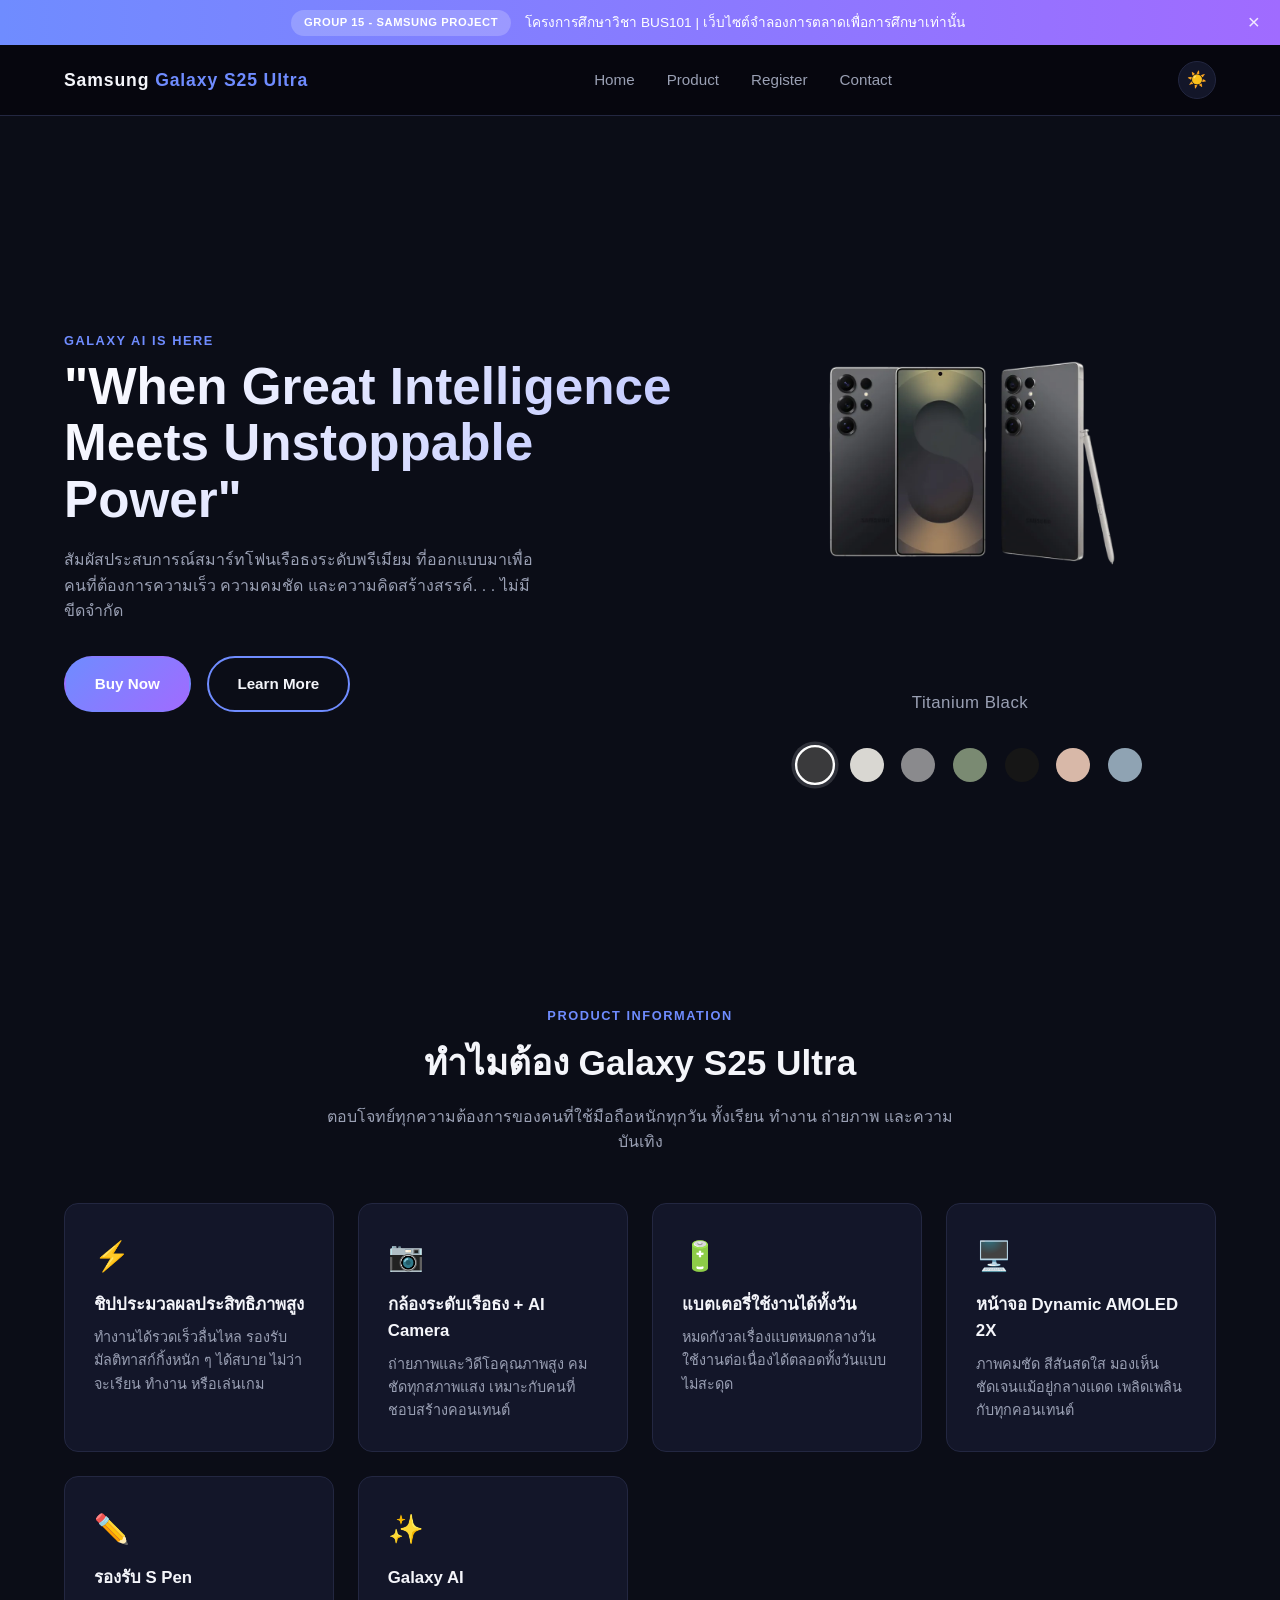
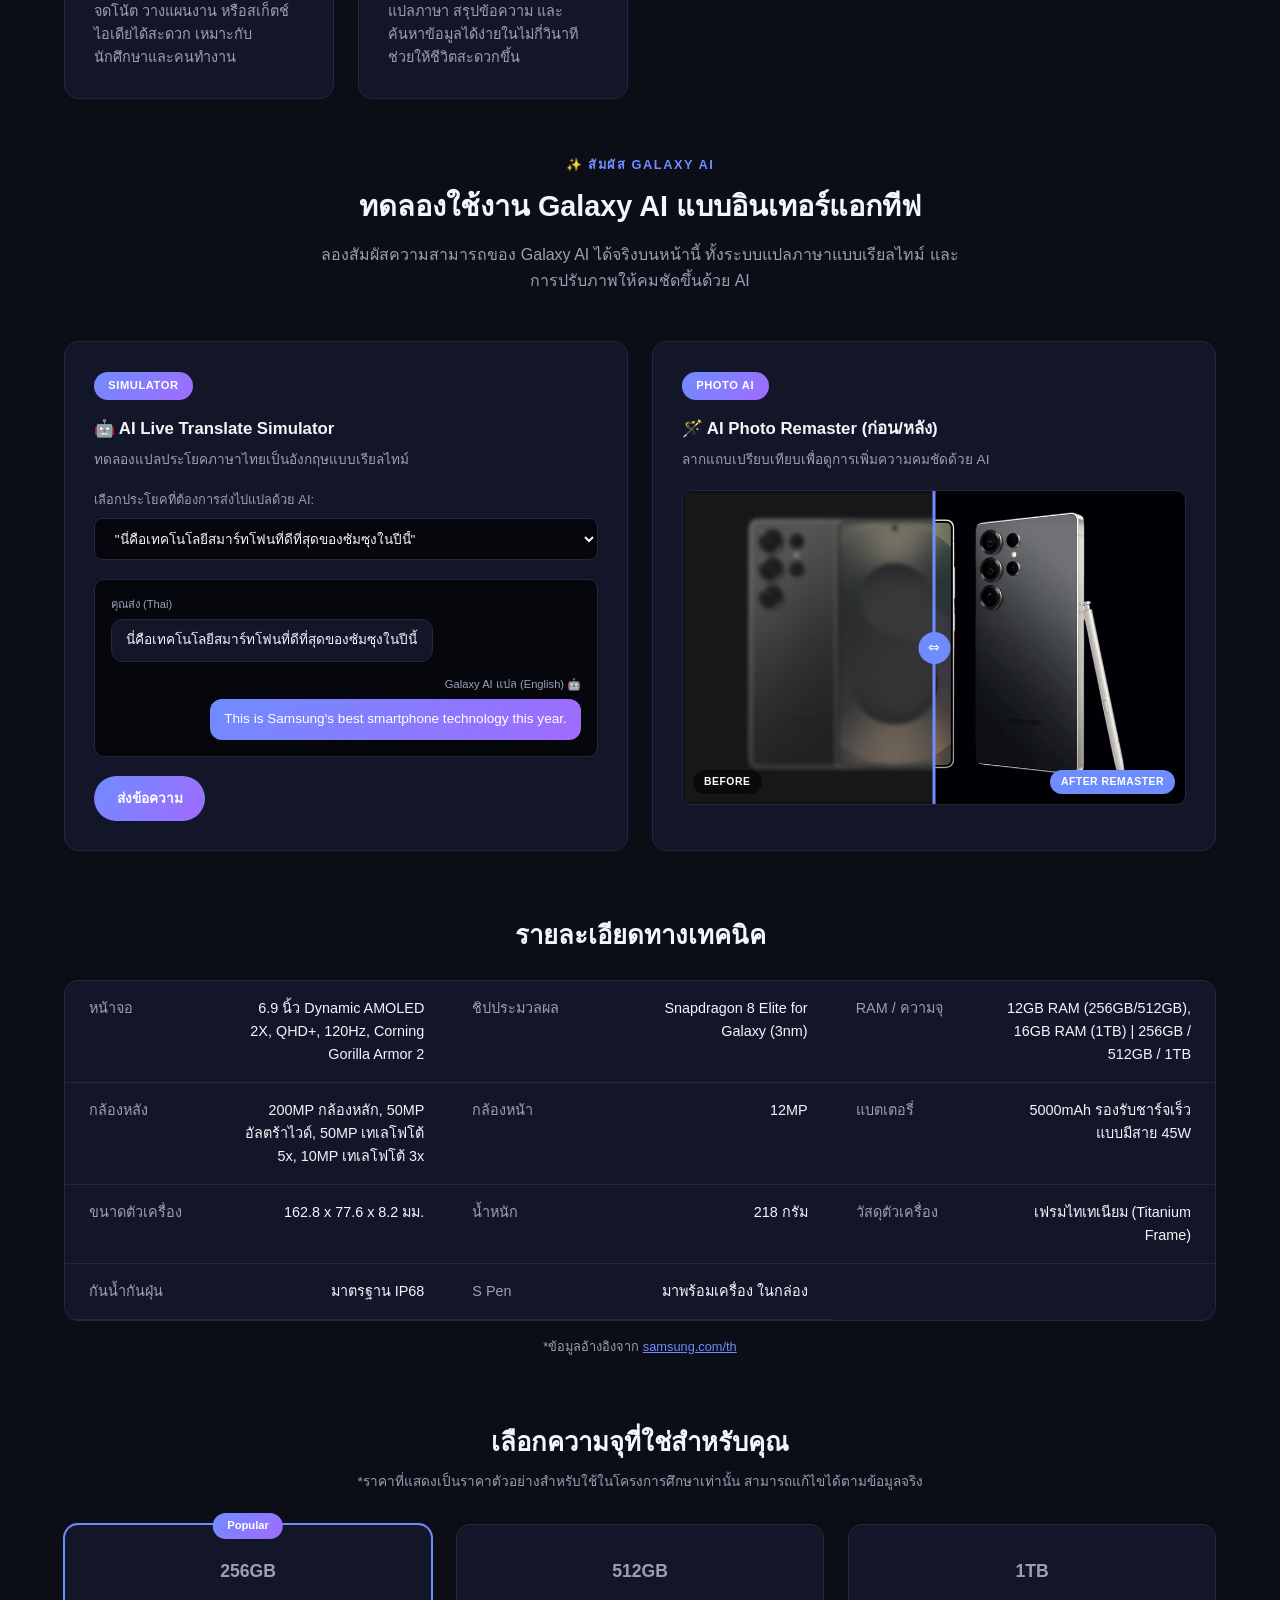
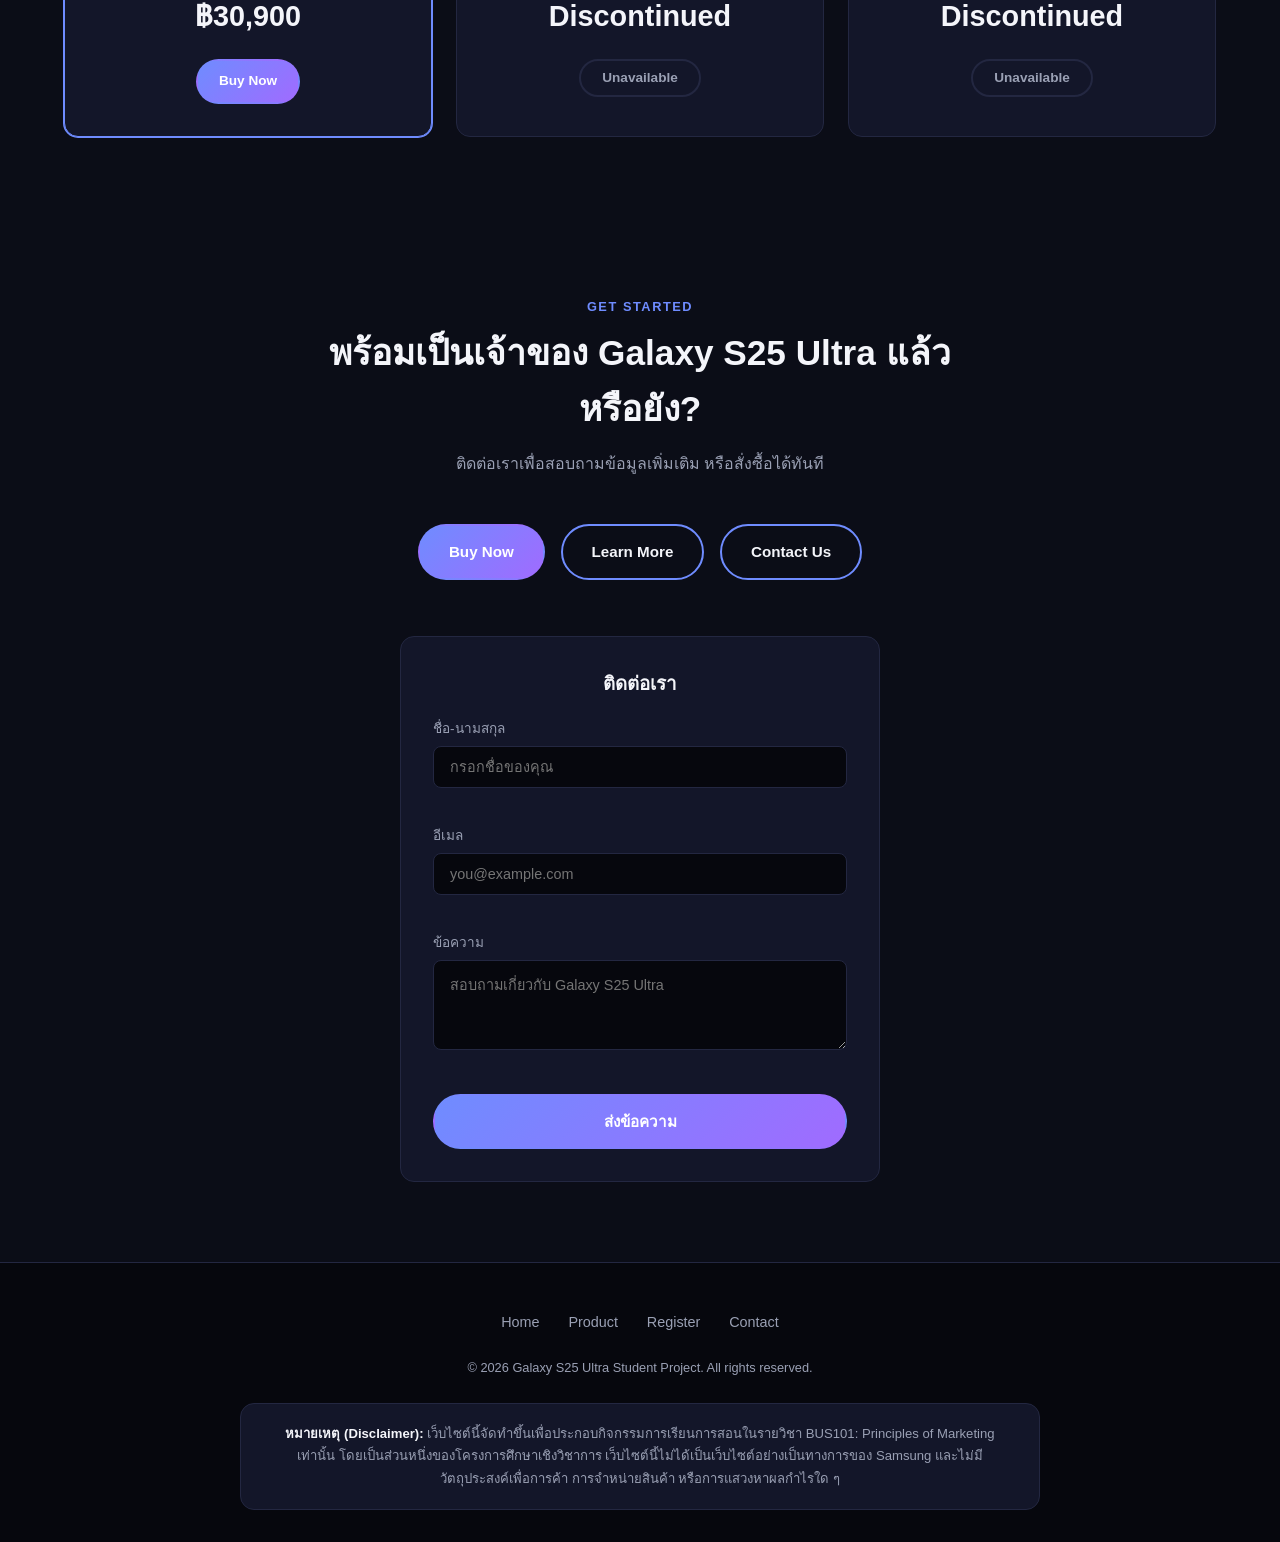
<file: index.html>
<!DOCTYPE html>
<html lang="th">
<head>
<meta charset="UTF-8">
<meta name="viewport" content="width=device-width, initial-scale=1.0">
<title>Samsung Galaxy S25 Ultra</title>
<link rel="stylesheet" href="style.css">
</head>
<body>

<div class="announcement-bar" id="announcementBar">
  <span class="announcement-badge">Group 15 - Samsung Project</span>
  <p class="announcement-text">โครงการศึกษาวิชา BUS101 | เว็บไซต์จำลองการตลาดเพื่อการศึกษาเท่านั้น</p>
  <button class="announcement-close" id="announcementClose" aria-label="ปิดแบนเนอร์">×</button>
</div>

<header class="site-header">
  <nav class="navbar">
    <a href="#home" class="logo">Samsung <span>Galaxy S25 Ultra</span></a>
    <div class="nav-right">
      <button class="theme-toggle" id="themeToggle" aria-label="สลับธีมสว่าง/มืด">☀️</button>
      <button class="nav-toggle" id="navToggle" aria-label="เปิดเมนู">
        <span></span><span></span><span></span>
      </button>
    </div>
    <ul class="nav-links" id="navLinks">
      <li><a href="#home">Home</a></li>
      <li><a href="#product">Product</a></li>
      <li><a href="register.html">Register</a></li>
      <li><a href="#cta">Contact</a></li>
    </ul>
  </nav>
</header>

<main>

  <!-- HOME / HERO -->
  <section id="home" class="hero">
    <div class="hero-content">
      <p class="eyebrow">Galaxy AI is here</p>
      <h1>"When Great Intelligence Meets Unstoppable Power"</h1>
      <p class="subtitle">สัมผัสประสบการณ์สมาร์ทโฟนเรือธงระดับพรีเมียม ที่ออกแบบมาเพื่อคนที่ต้องการความเร็ว ความคมชัด และความคิดสร้างสรรค์. . . ไม่มีขีดจำกัด</p>
      <div class="hero-buttons">
        <a href="https://www.samsung.com/th/smartphones/galaxy-s25-ultra/buy/" class="btn btn-primary" target="_blank" rel="noopener noreferrer">Buy Now</a>
        <a href="#product" class="btn btn-outline">Learn More</a>
      </div>
    </div>
    <div class="hero-image">
      <div class="product-stage">
        <img id="productImage" class="product-image" src="" alt="Galaxy S25 Ultra">
        <p id="colorName" class="color-name"></p>
      </div>
      <div class="color-palette" id="colorPalette"></div>
    </div>
  </section>

  <!-- PRODUCT INFORMATION -->
  <section id="product" class="product-section">
    <div class="section-heading">
      <p class="eyebrow">Product Information</p>
      <h2>ทำไมต้อง Galaxy S25 Ultra</h2>
      <p class="section-desc">ตอบโจทย์ทุกความต้องการของคนที่ใช้มือถือหนักทุกวัน ทั้งเรียน ทำงาน ถ่ายภาพ และความบันเทิง</p>
    </div>

    <div class="feature-grid">
      <div class="feature-card">
        <div class="feature-icon">⚡</div>
        <h3>ชิปประมวลผลประสิทธิภาพสูง</h3>
        <p>ทำงานได้รวดเร็วลื่นไหล รองรับมัลติทาสก์กิ้งหนัก ๆ ได้สบาย ไม่ว่าจะเรียน ทำงาน หรือเล่นเกม</p>
      </div>
      <div class="feature-card">
        <div class="feature-icon">📷</div>
        <h3>กล้องระดับเรือธง + AI Camera</h3>
        <p>ถ่ายภาพและวิดีโอคุณภาพสูง คมชัดทุกสภาพแสง เหมาะกับคนที่ชอบสร้างคอนเทนต์</p>
      </div>
      <div class="feature-card">
        <div class="feature-icon">🔋</div>
        <h3>แบตเตอรี่ใช้งานได้ทั้งวัน</h3>
        <p>หมดกังวลเรื่องแบตหมดกลางวัน ใช้งานต่อเนื่องได้ตลอดทั้งวันแบบไม่สะดุด</p>
      </div>
      <div class="feature-card">
        <div class="feature-icon">🖥️</div>
        <h3>หน้าจอ Dynamic AMOLED 2X</h3>
        <p>ภาพคมชัด สีสันสดใส มองเห็นชัดเจนแม้อยู่กลางแดด เพลิดเพลินกับทุกคอนเทนต์</p>
      </div>
      <div class="feature-card">
        <div class="feature-icon">✏️</div>
        <h3>รองรับ S Pen</h3>
        <p>จดโน้ต วางแผนงาน หรือสเก็ตช์ไอเดียได้สะดวก เหมาะกับนักศึกษาและคนทำงาน</p>
      </div>
      <div class="feature-card">
        <div class="feature-icon">✨</div>
        <h3>Galaxy AI</h3>
        <p>แปลภาษา สรุปข้อความ และค้นหาข้อมูลได้ง่ายในไม่กี่วินาที ช่วยให้ชีวิตสะดวกขึ้น</p>
      </div>
    </div>

    <!-- GALAXY AI DEMO -->
    <div class="ai-demo">
      <div class="section-heading">
        <p class="eyebrow">✨ สัมผัส Galaxy AI</p>
        <h3>ทดลองใช้งาน Galaxy AI แบบอินเทอร์แอกทีฟ</h3>
        <p class="section-desc">ลองสัมผัสความสามารถของ Galaxy AI ได้จริงบนหน้านี้ ทั้งระบบแปลภาษาแบบเรียลไทม์ และการปรับภาพให้คมชัดขึ้นด้วย AI</p>
      </div>

      <div class="ai-demo-grid">
        <!-- AI Live Translate Simulator -->
        <div class="ai-demo-card">
          <span class="demo-badge">Simulator</span>
          <h4>🤖 AI Live Translate Simulator</h4>
          <p class="demo-desc">ทดลองแปลประโยคภาษาไทยเป็นอังกฤษแบบเรียลไทม์</p>

          <label for="translateSelect" class="demo-label">เลือกประโยคที่ต้องการส่งไปแปลด้วย AI:</label>
          <select id="translateSelect" class="demo-select">
            <option value="0">"นี่คือเทคโนโลยีสมาร์ทโฟนที่ดีที่สุดของซัมซุงในปีนี้"</option>
            <option value="1">"กล้อง AI ช่วยให้ถ่ายภาพกลางคืนคมชัดยิ่งขึ้น"</option>
            <option value="2">"แบตเตอรี่ใช้งานได้ยาวนานตลอดทั้งวัน"</option>
            <option value="3">"Galaxy AI ช่วยแปลภาษาได้แบบเรียลไทม์"</option>
          </select>

          <div class="chat-window" id="chatWindow"></div>

          <button type="button" id="translateBtn" class="btn btn-primary btn-small">ส่งข้อความ</button>
        </div>

        <!-- AI Photo Remaster -->
        <div class="ai-demo-card">
          <span class="demo-badge">Photo AI</span>
          <h4>🪄 AI Photo Remaster (ก่อน/หลัง)</h4>
          <p class="demo-desc">ลากแถบเปรียบเทียบเพื่อดูการเพิ่มความคมชัดด้วย AI</p>

          <div class="compare-slider" id="compareSlider">
            <div class="compare-layer compare-after">
              <img src="assets/colors/titanium-black.png" alt="After AI Remaster">
              <span class="compare-tag tag-after">AFTER REMASTER</span>
            </div>
            <div class="compare-layer compare-before" id="compareBefore">
              <img src="assets/colors/titanium-black.png" alt="Before">
              <span class="compare-tag tag-before">BEFORE</span>
            </div>
            <div class="compare-handle" id="compareHandle"></div>
          </div>
        </div>
      </div>
    </div>

    <!-- SPECIFICATIONS -->
    <div class="specs">
      <h3>รายละเอียดทางเทคนิค</h3>
      <div class="spec-grid">
        <div class="spec-item">
          <span class="spec-label">หน้าจอ</span>
          <span class="spec-value">6.9 นิ้ว Dynamic AMOLED 2X, QHD+, 120Hz, Corning Gorilla Armor 2</span>
        </div>
        <div class="spec-item">
          <span class="spec-label">ชิปประมวลผล</span>
          <span class="spec-value">Snapdragon 8 Elite for Galaxy (3nm)</span>
        </div>
        <div class="spec-item">
          <span class="spec-label">RAM / ความจุ</span>
          <span class="spec-value">12GB RAM (256GB/512GB), 16GB RAM (1TB) | 256GB / 512GB / 1TB</span>
        </div>
        <div class="spec-item">
          <span class="spec-label">กล้องหลัง</span>
          <span class="spec-value">200MP กล้องหลัก, 50MP อัลตร้าไวด์, 50MP เทเลโฟโต้ 5x, 10MP เทเลโฟโต้ 3x</span>
        </div>
        <div class="spec-item">
          <span class="spec-label">กล้องหน้า</span>
          <span class="spec-value">12MP</span>
        </div>
        <div class="spec-item">
          <span class="spec-label">แบตเตอรี่</span>
          <span class="spec-value">5000mAh รองรับชาร์จเร็วแบบมีสาย 45W</span>
        </div>
        <div class="spec-item">
          <span class="spec-label">ขนาดตัวเครื่อง</span>
          <span class="spec-value">162.8 x 77.6 x 8.2 มม.</span>
        </div>
        <div class="spec-item">
          <span class="spec-label">น้ำหนัก</span>
          <span class="spec-value">218 กรัม</span>
        </div>
        <div class="spec-item">
          <span class="spec-label">วัสดุตัวเครื่อง</span>
          <span class="spec-value">เฟรมไทเทเนียม (Titanium Frame)</span>
        </div>
        <div class="spec-item">
          <span class="spec-label">กันน้ำกันฝุ่น</span>
          <span class="spec-value">มาตรฐาน IP68</span>
        </div>
        <div class="spec-item">
          <span class="spec-label">S Pen</span>
          <span class="spec-value">มาพร้อมเครื่อง ในกล่อง</span>
        </div>
      </div>
      <p class="spec-source">*ข้อมูลอ้างอิงจาก <a href="https://www.samsung.com/th/smartphones/galaxy-s25-ultra/" target="_blank" rel="noopener noreferrer">samsung.com/th</a></p>
    </div>

    <!-- PRICING -->
    <div class="pricing">
      <h3>เลือกความจุที่ใช่สำหรับคุณ</h3>
      <p class="price-note">*ราคาที่แสดงเป็นราคาตัวอย่างสำหรับใช้ในโครงการศึกษาเท่านั้น สามารถแก้ไขได้ตามข้อมูลจริง</p>
      <div class="price-cards">
        <div class="price-card featured" data-storage="256GB" data-price="45,900">
          <p class="badge">Popular</p>
          <h4>256GB</h4>
          <p class="price">฿30,900</p>
          <a href="https://www.samsung.com/th/smartphones/galaxy-s25-ultra/buy/" class="btn btn-primary btn-small" target="_blank" rel="noopener noreferrer">Buy Now</a>
        </div>
        <div class="price-card" data-storage="512GB" data-price="49,900">
          <h4>512GB</h4>
          <p class="price">Discontinued</p>
          <button type="button" class="btn btn-disabled btn-small" disabled>Unavailable</button>
        </div>
        <div class="price-card" data-storage="1TB" data-price="56,900">
          <h4>1TB</h4>
          <p class="price">Discontinued</p>
          <button type="button" class="btn btn-disabled btn-small" disabled>Unavailable</button>
        </div>
      </div>
    </div>
  </section>

  <!-- CALL TO ACTION -->
  <section id="cta" class="cta-section">
    <div class="section-heading">
      <p class="eyebrow">Get Started</p>
      <h2>พร้อมเป็นเจ้าของ Galaxy S25 Ultra แล้วหรือยัง?</h2>
      <p class="section-desc">ติดต่อเราเพื่อสอบถามข้อมูลเพิ่มเติม หรือสั่งซื้อได้ทันที</p>
    </div>

    <div class="cta-buttons">
      <a href="https://www.samsung.com/th/smartphones/galaxy-s25-ultra/buy/" class="btn btn-primary" target="_blank" rel="noopener noreferrer">Buy Now</a>
      <a href="#product" class="btn btn-outline">Learn More</a>
      <a href="#contactForm" class="btn btn-outline">Contact Us</a>
    </div>

    <form id="contactForm" class="contact-form">
      <h3>ติดต่อเรา</h3>
      <div class="form-group">
        <label for="name">ชื่อ-นามสกุล</label>
        <input type="text" id="name" name="name" required placeholder="กรอกชื่อของคุณ">
        <span class="error-msg" id="nameError"></span>
      </div>
      <div class="form-group">
        <label for="email">อีเมล</label>
        <input type="email" id="email" name="email" required placeholder="you@example.com">
        <span class="error-msg" id="emailError"></span>
      </div>
      <div class="form-group">
        <label for="message">ข้อความ</label>
        <textarea id="message" name="message" rows="4" required placeholder="สอบถามเกี่ยวกับ Galaxy S25 Ultra"></textarea>
        <span class="error-msg" id="messageError"></span>
      </div>
      <button type="submit" class="btn btn-primary">ส่งข้อความ</button>
      <p class="form-success" id="formSuccess">ขอบคุณสำหรับข้อความของคุณ! (นี่คือฟอร์มตัวอย่างสำหรับโครงการศึกษา)</p>
    </form>
  </section>

</main>

<footer class="site-footer">
  <div class="footer-nav">
    <a href="#home">Home</a>
    <a href="#product">Product</a>
    <a href="register.html">Register</a>
    <a href="#cta">Contact</a>
  </div>
  <p class="copyright">&copy; 2026 Galaxy S25 Ultra Student Project. All rights reserved.</p>
  <div class="disclaimer">
    <p><strong>หมายเหตุ (Disclaimer):</strong> เว็บไซต์นี้จัดทำขึ้นเพื่อประกอบกิจกรรมการเรียนการสอนในรายวิชา BUS101: Principles of Marketing เท่านั้น โดยเป็นส่วนหนึ่งของโครงการศึกษาเชิงวิชาการ เว็บไซต์นี้ไม่ได้เป็นเว็บไซต์อย่างเป็นทางการของ Samsung และไม่มีวัตถุประสงค์เพื่อการค้า การจำหน่ายสินค้า หรือการแสวงหาผลกำไรใด ๆ</p>
  </div>
</footer>

<script src="nav.js"></script>
<script src="script.js"></script>
</body>
</html>
</file>
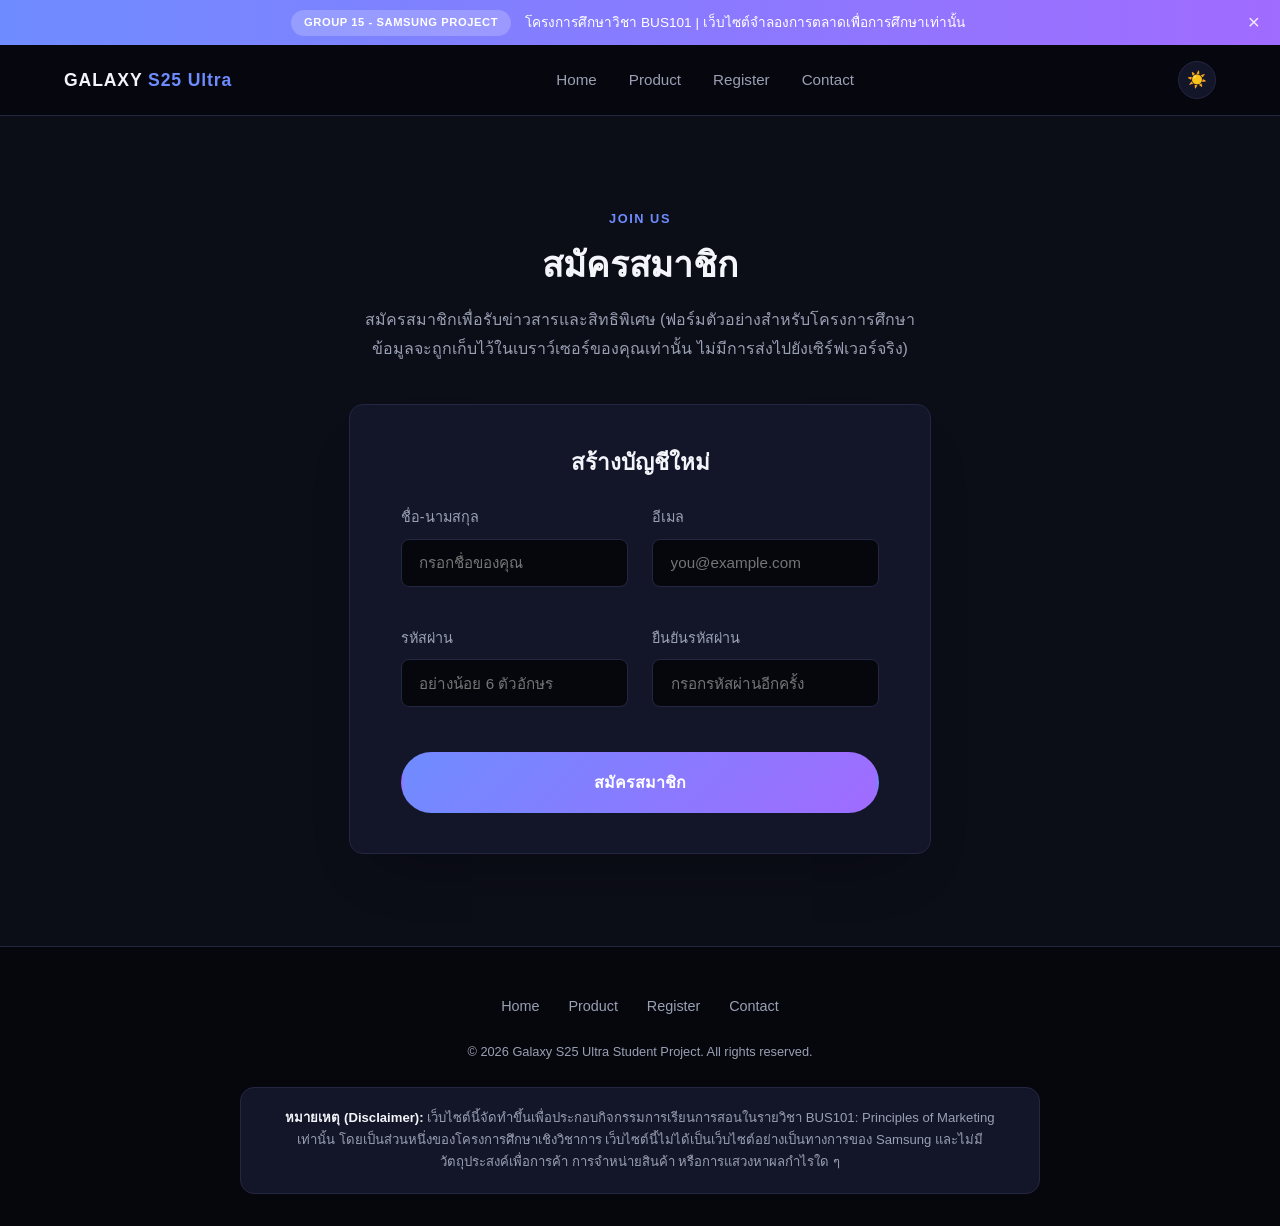
<file: register.html>
<!DOCTYPE html>
<html lang="th">
<head>
<meta charset="UTF-8">
<meta name="viewport" content="width=device-width, initial-scale=1.0">
<title>สมัครสมาชิก | Samsung Galaxy S25 Ultra</title>
<link rel="stylesheet" href="style.css">
</head>
<body>

<div class="announcement-bar" id="announcementBar">
  <span class="announcement-badge">Group 15 - Samsung Project</span>
  <p class="announcement-text">โครงการศึกษาวิชา BUS101 | เว็บไซต์จำลองการตลาดเพื่อการศึกษาเท่านั้น</p>
  <button class="announcement-close" id="announcementClose" aria-label="ปิดแบนเนอร์">×</button>
</div>

<header class="site-header">
  <nav class="navbar">
    <a href="index.html#home" class="logo">GALAXY <span>S25 Ultra</span></a>
    <div class="nav-right">
      <button class="theme-toggle" id="themeToggle" aria-label="สลับธีมสว่าง/มืด">☀️</button>
      <button class="nav-toggle" id="navToggle" aria-label="เปิดเมนู">
        <span></span><span></span><span></span>
      </button>
    </div>
    <ul class="nav-links" id="navLinks">
      <li><a href="index.html#home">Home</a></li>
      <li><a href="index.html#product">Product</a></li>
      <li><a href="register.html">Register</a></li>
      <li><a href="index.html#cta">Contact</a></li>
    </ul>
  </nav>
</header>

<main>

  <!-- REGISTER -->
  <section id="register" class="register-section register-page">
    <div class="section-heading">
      <p class="eyebrow">Join Us</p>
      <h2>สมัครสมาชิก</h2>
      <p class="section-desc">สมัครสมาชิกเพื่อรับข่าวสารและสิทธิพิเศษ (ฟอร์มตัวอย่างสำหรับโครงการศึกษา ข้อมูลจะถูกเก็บไว้ในเบราว์เซอร์ของคุณเท่านั้น ไม่มีการส่งไปยังเซิร์ฟเวอร์จริง)</p>
    </div>

    <form id="registerForm" class="contact-form">
      <h3>สร้างบัญชีใหม่</h3>
      <div class="form-row">
        <div class="form-group">
          <label for="regName">ชื่อ-นามสกุล</label>
          <input type="text" id="regName" name="regName" required placeholder="กรอกชื่อของคุณ">
          <span class="error-msg" id="regNameError"></span>
        </div>
        <div class="form-group">
          <label for="regEmail">อีเมล</label>
          <input type="email" id="regEmail" name="regEmail" required placeholder="you@example.com">
          <span class="error-msg" id="regEmailError"></span>
        </div>
      </div>
      <div class="form-row">
        <div class="form-group">
          <label for="regPassword">รหัสผ่าน</label>
          <input type="password" id="regPassword" name="regPassword" required placeholder="อย่างน้อย 6 ตัวอักษร">
          <span class="error-msg" id="regPasswordError"></span>
        </div>
        <div class="form-group">
          <label for="regConfirmPassword">ยืนยันรหัสผ่าน</label>
          <input type="password" id="regConfirmPassword" name="regConfirmPassword" required placeholder="กรอกรหัสผ่านอีกครั้ง">
          <span class="error-msg" id="regConfirmError"></span>
        </div>
      </div>
      <button type="submit" class="btn btn-primary">สมัครสมาชิก</button>
      <p class="form-success" id="registerSuccess">สมัครสมาชิกสำเร็จ! (ข้อมูลนี้เก็บไว้ในเบราว์เซอร์ของคุณเท่านั้น สำหรับตัวอย่างโครงการศึกษา)</p>
    </form>
  </section>

</main>

<footer class="site-footer">
  <div class="footer-nav">
    <a href="index.html#home">Home</a>
    <a href="index.html#product">Product</a>
    <a href="register.html">Register</a>
    <a href="index.html#cta">Contact</a>
  </div>
  <p class="copyright">&copy; 2026 Galaxy S25 Ultra Student Project. All rights reserved.</p>
  <div class="disclaimer">
    <p><strong>หมายเหตุ (Disclaimer):</strong> เว็บไซต์นี้จัดทำขึ้นเพื่อประกอบกิจกรรมการเรียนการสอนในรายวิชา BUS101: Principles of Marketing เท่านั้น โดยเป็นส่วนหนึ่งของโครงการศึกษาเชิงวิชาการ เว็บไซต์นี้ไม่ได้เป็นเว็บไซต์อย่างเป็นทางการของ Samsung และไม่มีวัตถุประสงค์เพื่อการค้า การจำหน่ายสินค้า หรือการแสวงหาผลกำไรใด ๆ</p>
  </div>
</footer>

<script src="nav.js"></script>
<script src="register.js"></script>
</body>
</html>
</file>
<file: style.css>
:root {
  --bg-dark: #0b0d17;
  --bg-darker: #06070d;
  --bg-card: #131629;
  --accent: #6f8cff;
  --accent-2: #a06bff;
  --text-light: #f4f5fa;
  --text-muted: #9aa0b4;
  --border: #232741;
  --radius: 14px;
  --header-bg: rgba(6, 7, 13, 0.85);
  --swatch-active: #ffffff;
  --hero-title-from: #ffffff;
  --hero-title-to: #b8c1ff;
}

:root[data-theme="light"] {
  --bg-dark: #f5f6fb;
  --bg-darker: #ffffff;
  --bg-card: #ffffff;
  --accent: #4f6bff;
  --accent-2: #8b5cf6;
  --text-light: #14152a;
  --text-muted: #5b5f74;
  --border: #e2e4ee;
  --header-bg: rgba(255, 255, 255, 0.85);
  --swatch-active: #14152a;
  --hero-title-from: #14152a;
  --hero-title-to: var(--accent);
}

* { box-sizing: border-box; margin: 0; padding: 0; }

html { scroll-behavior: smooth; }

body {
  font-family: "Segoe UI", "Noto Sans Thai", "Sarabun", Roboto, Arial, sans-serif;
  background: var(--bg-dark);
  color: var(--text-light);
  line-height: 1.6;
  transition: background 0.25s ease, color 0.25s ease;
}

img, .gallery-placeholder { max-width: 100%; }

a { color: inherit; text-decoration: none; }
ul { list-style: none; }

/* Announcement bar */
.announcement-bar {
  display: flex;
  align-items: center;
  justify-content: center;
  gap: 0.9rem;
  flex-wrap: wrap;
  padding: 0.6rem 2.5rem 0.6rem 1rem;
  background: linear-gradient(90deg, var(--accent), var(--accent-2));
  color: #fff;
  text-align: center;
  position: relative;
}
.announcement-badge {
  background: rgba(255, 255, 255, 0.2);
  font-size: 0.7rem;
  font-weight: 700;
  letter-spacing: 0.05em;
  text-transform: uppercase;
  padding: 0.25rem 0.8rem;
  border-radius: 999px;
  flex-shrink: 0;
}
.announcement-text { font-size: 0.85rem; }
.announcement-close {
  position: absolute;
  right: 0.75rem;
  top: 50%;
  transform: translateY(-50%);
  background: none;
  border: none;
  color: #fff;
  font-size: 1.3rem;
  line-height: 1;
  cursor: pointer;
  padding: 0.2rem 0.5rem;
  opacity: 0.85;
}
.announcement-close:hover { opacity: 1; }
.announcement-bar.hidden { display: none; }

.eyebrow {
  color: var(--accent);
  text-transform: uppercase;
  letter-spacing: 0.12em;
  font-size: 0.8rem;
  font-weight: 600;
  margin-bottom: 0.5rem;
}

/* Buttons */
.btn {
  display: inline-block;
  padding: 0.85rem 1.8rem;
  border-radius: 999px;
  font-weight: 600;
  font-size: 0.95rem;
  transition: transform 0.15s ease, opacity 0.15s ease;
  border: 2px solid transparent;
}
.btn:hover { transform: translateY(-2px); }
.btn-primary {
  background: linear-gradient(135deg, var(--accent), var(--accent-2));
  color: #fff;
}
.btn-outline {
  border-color: var(--accent);
  color: var(--text-light);
}
.btn-disabled {
  background: none;
  border-color: var(--border);
  color: var(--text-muted);
  font-family: inherit;
  cursor: not-allowed;
}
.btn-disabled:hover { transform: none; }
.btn-small { padding: 0.6rem 1.3rem; font-size: 0.85rem; }

/* Header / Nav */
.site-header {
  position: sticky;
  top: 0;
  z-index: 100;
  background: var(--header-bg);
  backdrop-filter: blur(10px);
  border-bottom: 1px solid var(--border);
  transition: background 0.25s ease, border-color 0.25s ease;
}
.navbar {
  max-width: 1200px;
  margin: 0 auto;
  display: flex;
  align-items: center;
  justify-content: space-between;
  padding: 1rem 1.5rem;
}
.logo {
  font-weight: 700;
  font-size: 1.1rem;
  letter-spacing: 0.05em;
  order: 1;
}
.logo span { color: var(--accent); }
.nav-links {
  display: flex;
  gap: 2rem;
  order: 2;
}
.nav-links a {
  font-size: 0.95rem;
  color: var(--text-muted);
}
.nav-links a:hover { color: var(--text-light); }

.nav-right {
  display: flex;
  align-items: center;
  gap: 0.75rem;
  order: 3;
}

.theme-toggle {
  width: 38px;
  height: 38px;
  border-radius: 50%;
  border: 1px solid var(--border);
  background: var(--bg-card);
  cursor: pointer;
  font-size: 1rem;
  line-height: 1;
  display: flex;
  align-items: center;
  justify-content: center;
  transition: transform 0.2s ease, border-color 0.2s ease;
}
.theme-toggle:hover { transform: scale(1.08); border-color: var(--accent); }

.nav-toggle {
  display: none;
  flex-direction: column;
  gap: 5px;
  background: none;
  border: none;
  cursor: pointer;
  padding: 0.4rem;
}
.nav-toggle span {
  width: 24px;
  height: 2px;
  background: var(--text-light);
  border-radius: 2px;
}

/* Register page (standalone) */
.register-page {
  min-height: calc(100vh - 70px);
  display: flex;
  flex-direction: column;
  justify-content: center;
  padding-top: 3rem;
  padding-bottom: 3rem;
}
.register-page .section-heading { max-width: 560px; margin-bottom: 2.5rem; }
.register-page .section-desc { font-size: 1rem; line-height: 1.8; }
.register-page .contact-form {
  max-width: 760px;
  padding: 2.5rem 3.2rem;
  box-shadow: 0 30px 60px -30px rgba(0, 0, 0, 0.25);
}
.register-page .contact-form h3 { font-size: 1.4rem; margin-bottom: 1.6rem; }
.register-page .form-row {
  display: grid;
  grid-template-columns: 1fr 1fr;
  gap: 1.5rem;
}
.register-page .form-group { margin-bottom: 1.4rem; }
.register-page .form-group label { font-size: 0.9rem; margin-bottom: 0.6rem; }
.register-page .form-group input { padding: 0.9rem 1.1rem; font-size: 0.95rem; }
.register-page .contact-form button { padding: 1rem 1.8rem; font-size: 1rem; margin-top: 0.3rem; }

@media (max-width: 560px) {
  .register-page .form-row { grid-template-columns: 1fr; }
}

/* Section shared */
main section {
  max-width: 1200px;
  margin: 0 auto;
  padding: 5rem 1.5rem;
}
.section-heading {
  text-align: center;
  max-width: 640px;
  margin: 0 auto 3rem;
}
.section-heading h2 { font-size: 2.2rem; margin-bottom: 0.8rem; }
.section-desc { color: var(--text-muted); }

/* Hero */
.hero {
  display: flex;
  align-items: center;
  gap: 3rem;
  min-height: 90vh;
  flex-wrap: wrap;
}
.hero-content { flex: 1 1 420px; }
.hero h1 {
  font-size: 3.2rem;
  line-height: 1.1;
  margin-bottom: 1.2rem;
  background: linear-gradient(135deg, var(--hero-title-from), var(--hero-title-to));
  -webkit-background-clip: text;
  background-clip: text;
  color: transparent;
}
.subtitle { color: var(--text-muted); margin-bottom: 2rem; max-width: 480px; }
.hero-buttons { display: flex; gap: 1rem; flex-wrap: wrap; }
.hero-image {
  flex: 1 1 300px;
  display: flex;
  flex-direction: column;
  align-items: center;
  gap: 1.5rem;
}

/* Feature grid */
.feature-grid {
  display: grid;
  grid-template-columns: repeat(auto-fit, minmax(260px, 1fr));
  gap: 1.5rem;
  margin-bottom: 3.5rem;
}
.feature-card {
  background: var(--bg-card);
  border: 1px solid var(--border);
  border-radius: var(--radius);
  padding: 1.8rem;
}
.feature-icon { font-size: 1.8rem; margin-bottom: 0.8rem; }
.feature-card h3 { font-size: 1.05rem; margin-bottom: 0.5rem; }
.feature-card p { color: var(--text-muted); font-size: 0.9rem; }

/* Galaxy AI Demo */
.ai-demo { margin-bottom: 4rem; }
.ai-demo .section-heading h3 { font-size: 1.8rem; margin-bottom: 0.8rem; }
.ai-demo-grid {
  display: grid;
  grid-template-columns: repeat(auto-fit, minmax(320px, 1fr));
  gap: 1.5rem;
}
.ai-demo-card {
  position: relative;
  background: var(--bg-card);
  border: 1px solid var(--border);
  border-radius: var(--radius);
  padding: 1.8rem;
}
.demo-badge {
  display: inline-block;
  background: linear-gradient(135deg, var(--accent), var(--accent-2));
  color: #fff;
  font-size: 0.7rem;
  font-weight: 700;
  letter-spacing: 0.05em;
  text-transform: uppercase;
  padding: 0.3rem 0.9rem;
  border-radius: 999px;
  margin-bottom: 1rem;
}
.ai-demo-card h4 { font-size: 1.05rem; margin-bottom: 0.4rem; }
.demo-desc { color: var(--text-muted); font-size: 0.85rem; margin-bottom: 1.2rem; }
.demo-label { display: block; font-size: 0.8rem; color: var(--text-muted); margin-bottom: 0.5rem; }
.demo-select {
  width: 100%;
  padding: 0.7rem 1rem;
  background: var(--bg-darker);
  border: 1px solid var(--border);
  border-radius: 8px;
  color: var(--text-light);
  font-family: inherit;
  font-size: 0.85rem;
  margin-bottom: 1.2rem;
}

/* AI Live Translate chat */
.chat-window {
  max-height: 220px;
  overflow-y: auto;
  display: flex;
  flex-direction: column;
  gap: 0.9rem;
  padding: 1rem;
  margin-bottom: 1.2rem;
  background: var(--bg-darker);
  border: 1px solid var(--border);
  border-radius: 10px;
}
.chat-row { display: flex; flex-direction: column; align-items: flex-start; max-width: 88%; }
.chat-row.chat-ai { align-self: flex-end; align-items: flex-end; }
.chat-sender { font-size: 0.7rem; color: var(--text-muted); margin-bottom: 0.3rem; }
.chat-bubble {
  background: var(--bg-card);
  border: 1px solid var(--border);
  border-radius: 12px;
  padding: 0.6rem 0.9rem;
  font-size: 0.85rem;
}
.chat-row.chat-ai .chat-bubble {
  background: linear-gradient(135deg, var(--accent), var(--accent-2));
  color: #fff;
  border: none;
}

/* AI Photo Remaster compare slider */
.compare-slider {
  position: relative;
  width: 100%;
  aspect-ratio: 16/10;
  border-radius: 10px;
  overflow: hidden;
  border: 1px solid var(--border);
  cursor: ew-resize;
  user-select: none;
  touch-action: none;
}
.compare-layer { position: absolute; inset: 0; }
.compare-layer img { width: 100%; height: 100%; object-fit: contain; background: var(--bg-darker); display: block; }
.compare-after img { filter: saturate(1.15) contrast(1.08) brightness(1.05); }
.compare-before img { filter: grayscale(45%) blur(2px) brightness(0.7) contrast(0.85); }
.compare-before { clip-path: inset(0 50% 0 0); }
.compare-tag {
  position: absolute;
  bottom: 10px;
  font-size: 0.65rem;
  font-weight: 700;
  letter-spacing: 0.05em;
  padding: 0.25rem 0.7rem;
  border-radius: 999px;
  background: rgba(0, 0, 0, 0.55);
  color: #fff;
}
.tag-after { right: 10px; background: var(--accent); }
.tag-before { left: 10px; }
.compare-handle {
  position: absolute;
  top: 0;
  bottom: 0;
  left: 50%;
  width: 3px;
  background: var(--accent);
  transform: translateX(-50%);
  pointer-events: none;
}
.compare-handle::before {
  content: "⇔";
  position: absolute;
  top: 50%;
  left: 50%;
  transform: translate(-50%, -50%);
  width: 32px;
  height: 32px;
  border-radius: 50%;
  background: var(--accent);
  color: #fff;
  display: flex;
  align-items: center;
  justify-content: center;
  font-size: 0.9rem;
}

/* Specifications */
.specs { margin-bottom: 4rem; text-align: center; }
.specs h3 { font-size: 1.6rem; margin-bottom: 1.5rem; }
.spec-grid {
  display: grid;
  grid-template-columns: repeat(auto-fit, minmax(320px, 1fr));
  gap: 0;
  background: var(--bg-card);
  border: 1px solid var(--border);
  border-radius: var(--radius);
  overflow: hidden;
  text-align: left;
}
.spec-item {
  display: flex;
  justify-content: space-between;
  gap: 1rem;
  padding: 1rem 1.5rem;
  border-bottom: 1px solid var(--border);
}
.spec-label { color: var(--text-muted); font-size: 0.9rem; flex: 0 0 40%; }
.spec-value { font-size: 0.9rem; text-align: right; }
.spec-source { color: var(--text-muted); font-size: 0.8rem; margin-top: 1rem; }
.spec-source a { color: var(--accent); text-decoration: underline; }

/* Pricing */
.pricing { text-align: center; }
.pricing h3 { font-size: 1.6rem; margin-bottom: 0.5rem; }
.price-note { color: var(--text-muted); font-size: 0.85rem; margin-bottom: 2rem; }
.price-cards {
  display: grid;
  grid-template-columns: repeat(auto-fit, minmax(220px, 1fr));
  gap: 1.5rem;
}
.price-card {
  position: relative;
  background: var(--bg-card);
  border: 1px solid var(--border);
  border-radius: var(--radius);
  padding: 2rem 1.5rem;
  text-align: center;
}
.price-card.featured {
  border-color: var(--accent);
  box-shadow: 0 0 0 1px var(--accent);
}
.badge {
  position: absolute;
  top: -12px;
  left: 50%;
  transform: translateX(-50%);
  background: linear-gradient(135deg, var(--accent), var(--accent-2));
  color: #fff;
  font-size: 0.7rem;
  font-weight: 700;
  padding: 0.25rem 0.9rem;
  border-radius: 999px;
}
.price-card h4 { font-size: 1.1rem; margin-bottom: 0.5rem; color: var(--text-muted); }
.price-card .price { font-size: 1.8rem; font-weight: 700; margin-bottom: 1.2rem; }

/* Color Customizer (lives inside .hero-image) */
.product-stage {
  display: flex;
  flex-direction: column;
  align-items: center;
  gap: 1rem;
  min-height: 440px;
  justify-content: center;
}
.product-image {
  width: 380px;
  max-width: 80vw;
  height: 420px;
  object-fit: contain;
  opacity: 0;
  transform: scale(0.97);
  transition: opacity 0.35s ease, transform 0.35s ease;
}
.product-image.visible {
  opacity: 1;
  transform: scale(1);
}
.color-name {
  font-size: 1.05rem;
  color: var(--text-muted);
  letter-spacing: 0.03em;
  min-height: 1.3em;
  opacity: 0;
  transition: opacity 0.35s ease;
}
.color-name.visible { opacity: 1; }
.color-palette {
  display: flex;
  gap: 1.1rem;
  flex-wrap: wrap;
  justify-content: center;
  padding: 0.4rem;
}
.color-swatch {
  width: 34px;
  height: 34px;
  border-radius: 50%;
  border: 2px solid transparent;
  cursor: pointer;
  padding: 0;
  transition: transform 0.2s ease, border-color 0.2s ease, box-shadow 0.2s ease;
}
.color-swatch:hover { transform: scale(1.08); }
.color-swatch.active {
  border-color: var(--swatch-active);
  transform: scale(1.18);
  box-shadow: 0 0 0 3px color-mix(in srgb, var(--swatch-active) 15%, transparent);
}

/* Target */
.target-section { background: var(--bg-darker); max-width: 100%; }
.target-section > * { max-width: 1200px; margin-left: auto; margin-right: auto; }
.target-content {
  display: grid;
  grid-template-columns: 1fr 1fr;
  gap: 2.5rem;
  align-items: start;
}
.target-persona {
  background: var(--bg-card);
  border: 1px solid var(--border);
  border-radius: var(--radius);
  padding: 2rem;
}
.target-persona h3 { margin-bottom: 0.8rem; color: var(--accent); }
.target-persona p { color: var(--text-muted); }
.target-points li {
  padding: 1rem 0;
  border-bottom: 1px solid var(--border);
  color: var(--text-muted);
}
.target-points li:last-child { border-bottom: none; }
.target-points strong { color: var(--text-light); }

/* CTA */
.cta-buttons {
  display: flex;
  justify-content: center;
  gap: 1rem;
  flex-wrap: wrap;
  margin-bottom: 3.5rem;
}
.contact-form {
  max-width: 480px;
  margin: 0 auto;
  background: var(--bg-card);
  border: 1px solid var(--border);
  border-radius: var(--radius);
  padding: 2rem;
}
.contact-form h3 { margin-bottom: 1.2rem; text-align: center; }
.form-group { margin-bottom: 1.2rem; }
.form-group label { display: block; font-size: 0.85rem; margin-bottom: 0.4rem; color: var(--text-muted); }
.form-group input, .form-group textarea {
  width: 100%;
  padding: 0.75rem 1rem;
  background: var(--bg-darker);
  border: 1px solid var(--border);
  border-radius: 8px;
  color: var(--text-light);
  font-family: inherit;
  font-size: 0.9rem;
}
.form-group input:focus, .form-group textarea:focus {
  outline: none;
  border-color: var(--accent);
}
.error-msg {
  display: block;
  color: #ff8080;
  font-size: 0.8rem;
  margin-top: 0.3rem;
  min-height: 1em;
}
.contact-form button { width: 100%; cursor: pointer; }
.form-success {
  display: none;
  margin-top: 1rem;
  text-align: center;
  color: #7fe0a0;
  font-size: 0.9rem;
}
.form-success.show { display: block; }

/* Footer */
.site-footer {
  background: var(--bg-darker);
  border-top: 1px solid var(--border);
  padding: 3rem 1.5rem 2rem;
  text-align: center;
}
.footer-nav {
  display: flex;
  justify-content: center;
  gap: 1.8rem;
  margin-bottom: 1.5rem;
  flex-wrap: wrap;
}
.footer-nav a { color: var(--text-muted); font-size: 0.9rem; }
.footer-nav a:hover { color: var(--text-light); }
.copyright { color: var(--text-muted); font-size: 0.8rem; margin-bottom: 1.5rem; }
.disclaimer {
  max-width: 800px;
  margin: 0 auto;
  padding: 1.2rem 1.5rem;
  background: var(--bg-card);
  border: 1px solid var(--border);
  border-radius: var(--radius);
}
.disclaimer p {
  font-size: 0.82rem;
  color: var(--text-muted);
  line-height: 1.7;
}
.disclaimer strong { color: var(--text-light); }

/* Responsive */
@media (max-width: 820px) {
  .target-content { grid-template-columns: 1fr; }
}

@media (max-width: 680px) {
  .nav-toggle { display: flex; }
  .nav-links {
    position: absolute;
    top: 100%;
    left: 0;
    right: 0;
    flex-direction: column;
    background: var(--bg-darker);
    border-bottom: 1px solid var(--border);
    padding: 1rem 1.5rem;
    gap: 1rem;
    display: none;
  }
  .nav-links.open { display: flex; }
  .hero h1 { font-size: 2.2rem; }
  main section { padding: 3.5rem 1.2rem; }
  .product-stage { min-height: 300px; }
  .product-image { width: 260px; height: 300px; }
  .color-swatch { width: 30px; height: 30px; }
  .spec-grid { grid-template-columns: 1fr; }
  .spec-item { flex-direction: column; gap: 0.25rem; }
  .spec-value { text-align: left; }
}
</file>
